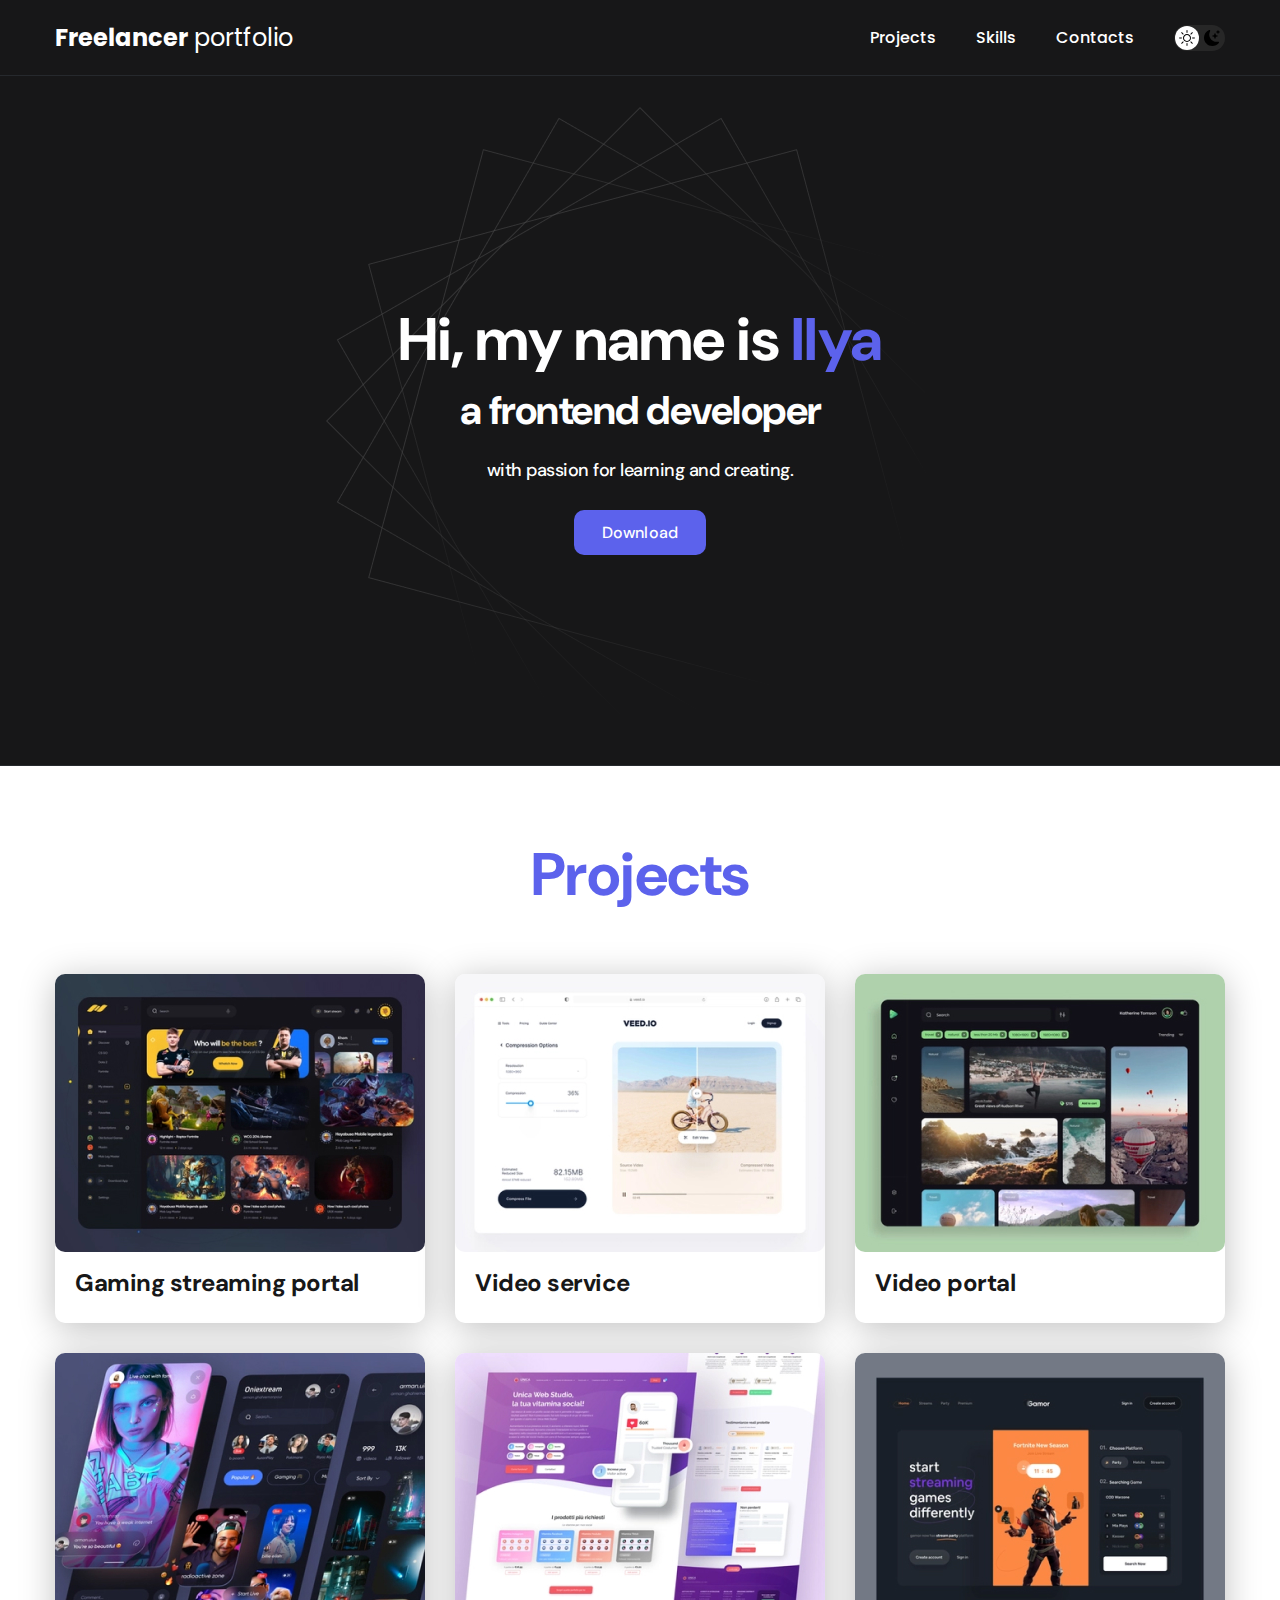
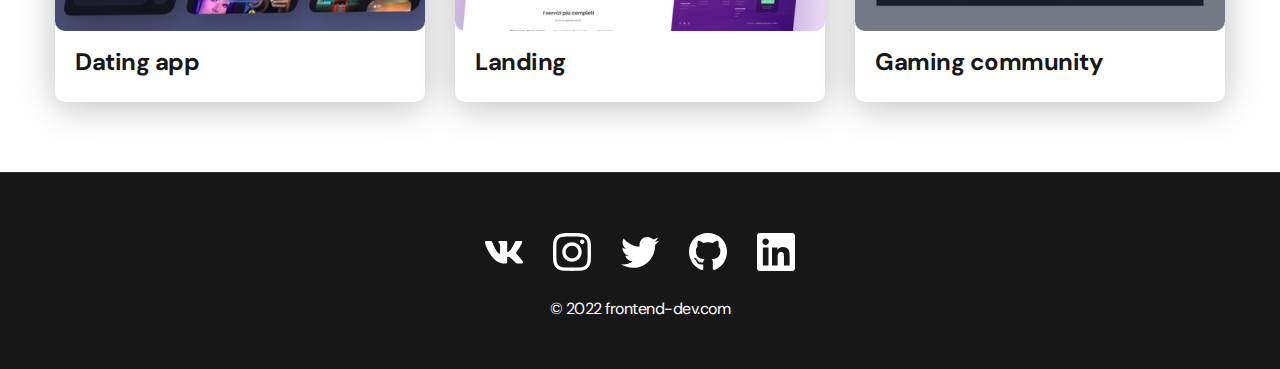
<file: index.html>
<!DOCTYPE html>
<html lang="en">
  <head>
    <meta charset="UTF-8" />
    <meta http-equiv="X-UA-Compatible" content="IE=edge" />
    <meta name="viewport" content="width=device-width, initial-scale=1.0" />
    <link rel="stylesheet" href="./css/main.css" />
    <title>proj</title>
  </head>
  <body>
    <nav class="nav">
      <div class="container">
        <div class="nav-row">
          <a href="./index.html" class="logo"
            ><strong>Freelancer</strong> portfolio</a
          >

          <button class="dark-mode">
            <img src="./img/icons/sun.svg" alt="sun" class="dark-mode__img" />
            <img src="./img/icons/moon.svg" alt="moon" class="dark-mode__img" />
          </button>

          <ul class="nav-list">
            <li class="nav-list__item">
              <a href="./project-page.html" class="nav-list__link">Projects</a>
            </li>
            <li class="nav-list__item">
              <a href="./skills.html" class="nav-list__link">Skills</a>
            </li>
            <li class="nav-list__item">
              <a href="./contacts.html" class="nav-list__link">Contacts</a>
            </li>
          </ul>
        </div>
      </div>
    </nav>

    <header class="header">
      <div class="header-wrapper">
        <h1 class="header__title">
          <strong>Hi, my name is <em>Ilya</em></strong
          ><br />
          a frontend developer
        </h1>
        <div class="header__text">
          <p>with passion for learning and creating.</p>
        </div>
        <a href="#!" class="btn">Download</a>
      </div>
    </header>

    <main class="section">
      <div class="container">
        <h2 class="title-1">Projects</h2>
        <ul class="projects">
          <li class="project">
            <img
              src="./img/projects/01.jpg"
              alt="Gaming streaming portal"
              class="project__img"
            />
            <h3 class="project__title">Gaming streaming portal</h3>
          </li>
          <li class="project">
            <img
              src="./img/projects/02.jpg"
              alt="Video service"
              class="project__img"
            />
            <h3 class="project__title">Video service</h3>
          </li>
          <li class="project">
            <img
              src="./img/projects/03.jpg"
              alt="Video portal"
              class="project__img"
            />
            <h3 class="project__title">Video portal</h3>
          </li>
          <li class="project">
            <img
              src="./img/projects/04.jpg"
              alt="Dating app"
              class="project__img"
            />
            <h3 class="project__title">Dating app</h3>
          </li>
          <li class="project">
            <img
              src="./img/projects/05.jpg"
              alt="Landing"
              class="project__img"
            />
            <h3 class="project__title">Landing</h3>
          </li>
          <li class="project">
            <img
              src="./img/projects/06.jpg"
              alt="Gaming community"
              class="project__img"
            />
            <h3 class="project__title">Gaming community</h3>
          </li>
        </ul>
      </div>
    </main>

    <footer class="footer">
      <div class="container">
        <div class="footer-wrapper">
          <ul class="social">
            <li class="social__item">
              <a href="#!"><img src="./img/icons/vk.svg" alt="vk" /></a>
            </li>
            <li class="social__item">
              <a href="#!"
                ><img src="./img/icons/instagram.svg" alt="instagram"
              /></a>
            </li>
            <li class="social__item">
              <a href="#!"
                ><img src="./img/icons/twitter.svg" alt="twitter"
              /></a>
            </li>
            <li class="social__item">
              <a href="#!"><img src="./img/icons/gitHub.svg" alt="gitHub" /></a>
            </li>
            <li class="social__item">
              <a href="#!"
                ><img src="./img/icons/linkedIn.svg" alt="linkedIn"
              /></a>
            </li>
          </ul>
          <p class="copyright">© 2022 frontend-dev.com</p>
        </div>
      </div>
    </footer>

    <script src="./js/main.js"></script>
  </body>
</html>
</file>
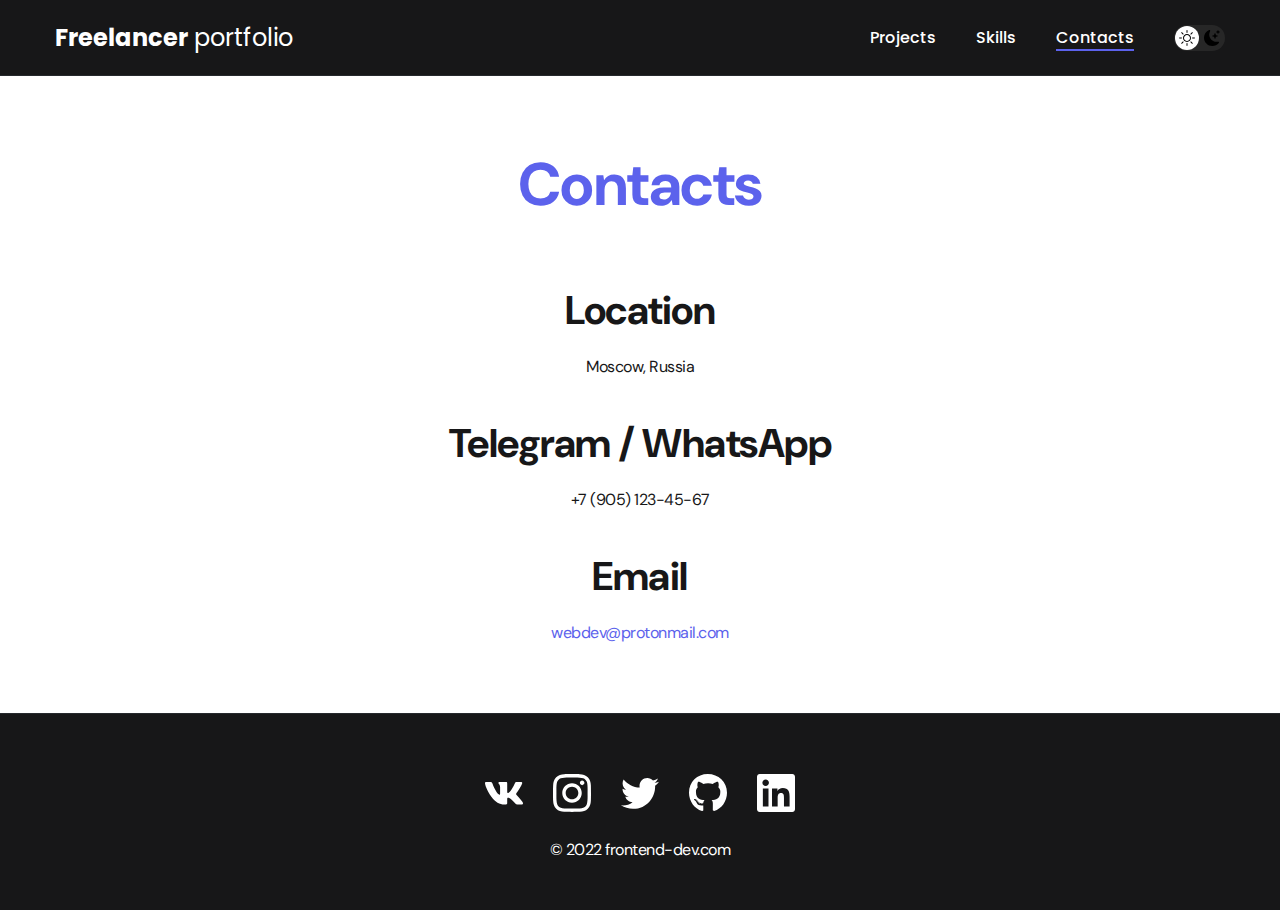
<file: contacts.html>
<!DOCTYPE html>
<html lang="en">
  <head>
    <meta charset="UTF-8" />
    <meta http-equiv="X-UA-Compatible" content="IE=edge" />
    <meta name="viewport" content="width=device-width, initial-scale=1.0" />
    <link rel="stylesheet" href="./css/main.css" />
    <title>proj</title>
  </head>
  <body>
    <nav class="nav">
      <div class="container">
        <div class="nav-row">
          <a href="./index.html" class="logo"
            ><strong>Freelancer</strong> portfolio</a
          >

          <button class="dark-mode">
            <img src="./img/icons/sun.svg" alt="sun" class="dark-mode__img" />
            <img src="./img/icons/moon.svg" alt="moon" class="dark-mode__img" />
          </button>

          <ul class="nav-list">
            <li class="nav-list__item">
              <a href="./project-page.html" class="nav-list__link">Projects</a>
            </li>
            <li class="nav-list__item">
              <a href="./skills.html" class="nav-list__link">Skills</a>
            </li>
            <li class="nav-list__item">
              <a
                href="./contacts.html"
                class="nav-list__link nav-list__link--active"
                >Contacts</a
              >
            </li>
          </ul>
        </div>
      </div>
    </nav>

    <main class="section">
      <div class="container">
        <h1 class="title-1">Contacts</h1>
        <ul class="content-list">
          <li class="content-list_item">
            <h2 class="title-2">Location</h2>
            <p>Moscow, Russia</p>
          </li>
          <li class="content-list_item">
            <h2 class="title-2">Telegram / WhatsApp</h2>
            <p>+7 (905) 123-45-67</p>
          </li>
          <li class="content-list_item">
            <h2 class="title-2">Email</h2>
            <p><a href="mailto:">webdev@protonmail.com</a></p>
          </li>
        </ul>
      </div>
    </main>

    <footer class="footer">
      <div class="container">
        <div class="footer-wrapper">
          <ul class="social">
            <li>
              <a href="#!"><img src="./img/icons/vk.svg" alt="vk" /></a>
            </li>
            <li>
              <a href="#!"
                ><img src="./img/icons/instagram.svg" alt="instagram"
              /></a>
            </li>
            <li>
              <a href="#!"
                ><img src="./img/icons/twitter.svg" alt="twitter"
              /></a>
            </li>
            <li>
              <a href="#!"><img src="./img/icons/gitHub.svg" alt="gitHub" /></a>
            </li>
            <li>
              <a href="#!"
                ><img src="./img/icons/linkedIn.svg" alt="linkedIn"
              /></a>
            </li>
          </ul>
          <p class="copyright">© 2022 frontend-dev.com</p>
        </div>
      </div>
    </footer>

    <script src="./js/main.js"></script>
  </body>
</html>
</file>
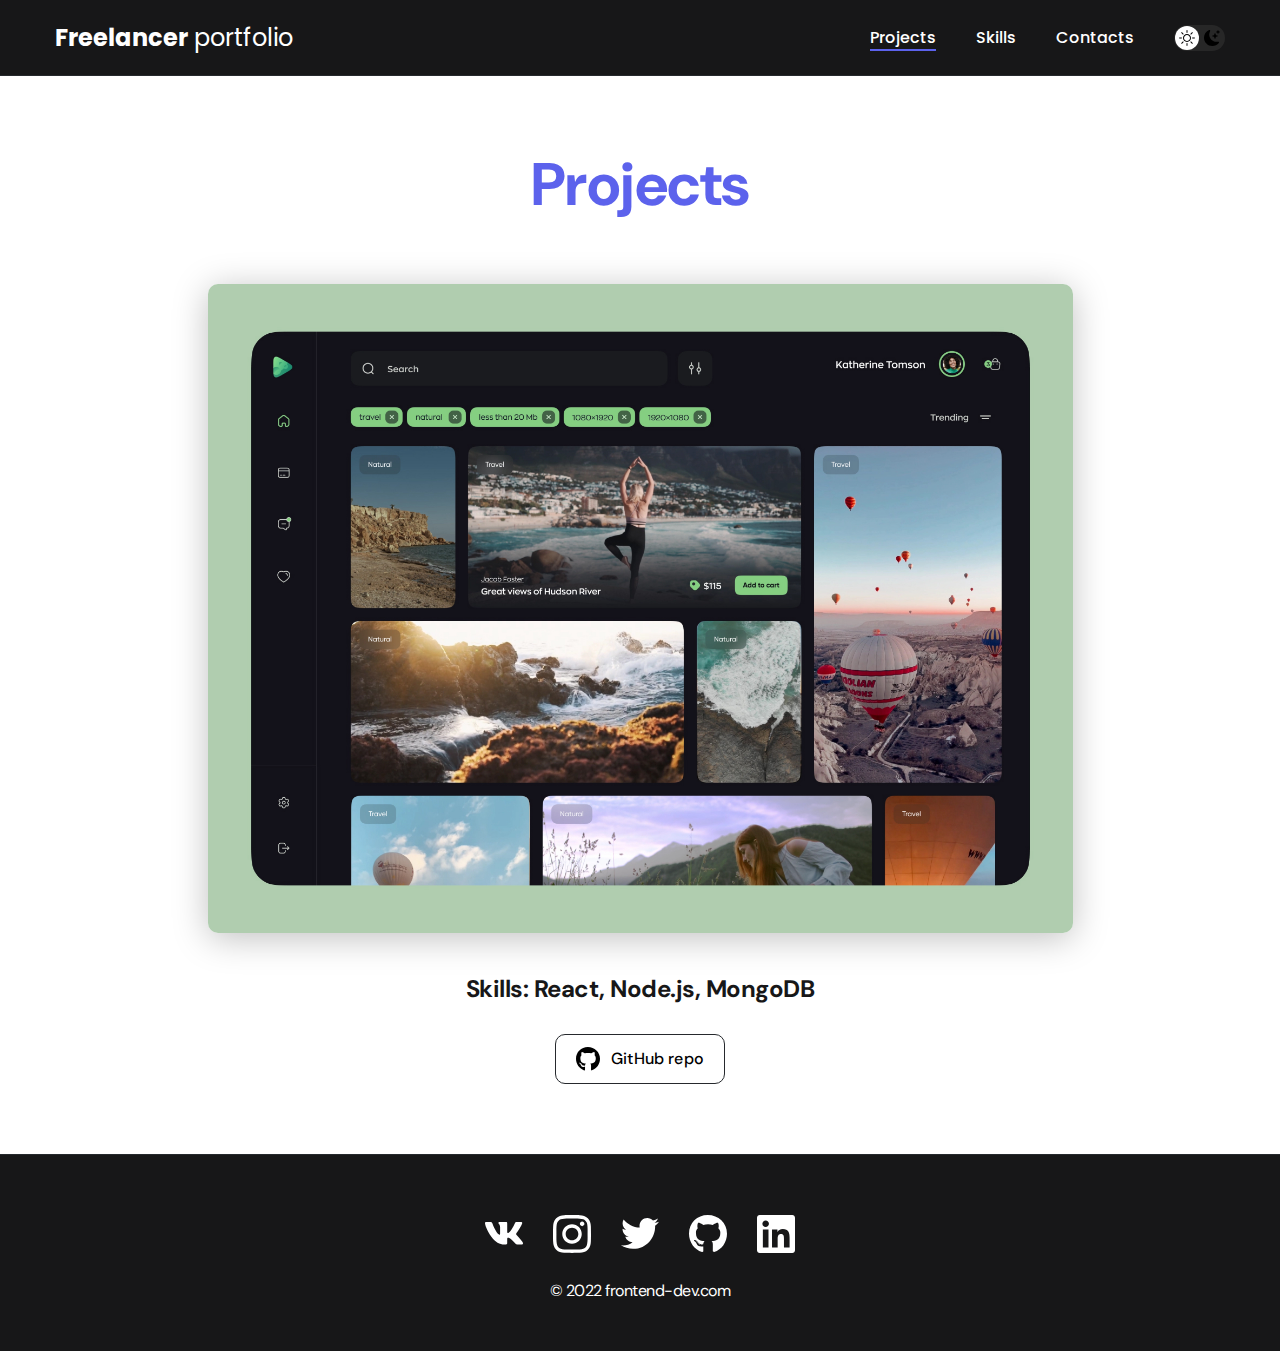
<file: project-page.html>
<!DOCTYPE html>
<html lang="en">
  <head>
    <meta charset="UTF-8" />
    <meta http-equiv="X-UA-Compatible" content="IE=edge" />
    <meta name="viewport" content="width=device-width, initial-scale=1.0" />
    <link rel="stylesheet" href="./css/main.css" />
    <title>proj</title>
  </head>
  <body>
    <nav class="nav">
      <div class="container">
        <div class="nav-row">
          <a href="./index.html" class="logo"
            ><strong>Freelancer</strong> portfolio</a
          >

          <button class="dark-mode">
            <img src="./img/icons/sun.svg" alt="sun" class="dark-mode__img" />
            <img src="./img/icons/moon.svg" alt="moon" class="dark-mode__img" />
          </button>

          <ul class="nav-list">
            <li class="nav-list__item">
              <a
                href="./project-page.html"
                class="nav-list__link nav-list__link--active"
                >Projects</a
              >
            </li>
            <li class="nav-list__item">
              <a href="./skills.html" class="nav-list__link">Skills</a>
            </li>
            <li class="nav-list__item">
              <a href="./contacts.html" class="nav-list__link">Contacts</a>
            </li>
          </ul>
        </div>
      </div>
    </nav>

    <main class="section">
      <div class="container">
        <div class="projects-detail">
          <h1 class="title-1">Projects</h1>
          <img src="./img/03-big.jpg" alt="projects image" class="cover" />
          <div class="projects-detail__disc">
            <p>Skills: React, Node.js, MongoDB</p>
          </div>
          <a href="#!" class="projects-btn">
            <img
              src="./img/icons/gitHub-btn.svg"
              alt="gitHub-btn"
              class="projects-btn__img"
            />
            GitHub repo</a
          >
        </div>
      </div>
    </main>

    <footer class="footer">
      <div class="container">
        <div class="footer-wrapper">
          <ul class="social">
            <li>
              <a href="#!"><img src="./img/icons/vk.svg" alt="vk" /></a>
            </li>
            <li>
              <a href="#!"
                ><img src="./img/icons/instagram.svg" alt="instagram"
              /></a>
            </li>
            <li>
              <a href="#!"
                ><img src="./img/icons/twitter.svg" alt="twitter"
              /></a>
            </li>
            <li>
              <a href="#!"><img src="./img/icons/gitHub.svg" alt="gitHub" /></a>
            </li>
            <li>
              <a href="#!"
                ><img src="./img/icons/linkedIn.svg" alt="linkedIn"
              /></a>
            </li>
          </ul>
          <p class="copyright">© 2022 frontend-dev.com</p>
        </div>
      </div>
    </footer>

    <script src="./js/main.js"></script>
  </body>
</html>
</file>
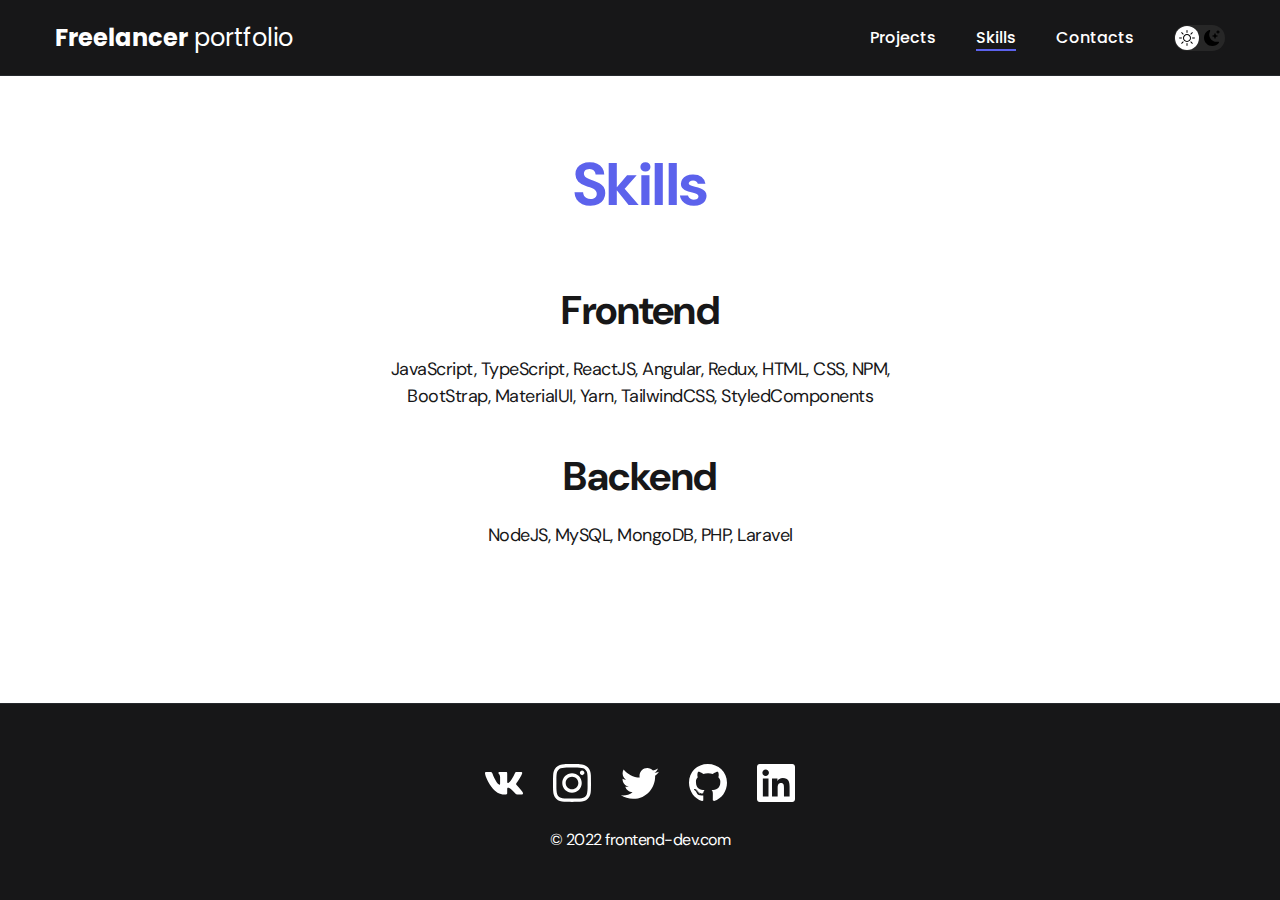
<file: skills.html>
<!DOCTYPE html>
<html lang="en">
  <head>
    <meta charset="UTF-8" />
    <meta http-equiv="X-UA-Compatible" content="IE=edge" />
    <meta name="viewport" content="width=device-width, initial-scale=1.0" />
    <link rel="stylesheet" href="./css/main.css" />
    <title>proj</title>
  </head>
  <body>
    <nav class="nav">
      <div class="container">
        <div class="nav-row">
          <a href="./index.html" class="logo"
            ><strong>Freelancer</strong> portfolio</a
          >

          <button class="dark-mode">
            <img src="./img/icons/sun.svg" alt="sun" class="dark-mode__img" />
            <img src="./img/icons/moon.svg" alt="moon" class="dark-mode__img" />
          </button>

          <ul class="nav-list">
            <li class="nav-list__item">
              <a href="./project-page.html" class="nav-list__link">Projects</a>
            </li>
            <li class="nav-list__item">
              <a
                href="./skills.html"
                class="nav-list__link nav-list__link--active"
                >Skills</a
              >
            </li>
            <li class="nav-list__item">
              <a href="./contacts.html" class="nav-list__link">Contacts</a>
            </li>
          </ul>
        </div>
      </div>
    </nav>

    <main class="section">
      <div class="container">
        <h1 class="title-1">Skills</h1>
        <ul class="content-list">
          <li class="content-list__item">
            <h2 class="title-2">Frontend</h2>
            <p>
              JavaScript, TypeScript, ReactJS, Angular, Redux, HTML, CSS, NPM,
              BootStrap, MaterialUI, Yarn, TailwindCSS, StyledComponents
            </p>
          </li>
          <li class="content-list__item">
            <h2 class="title-2">Backend</h2>
            <p>NodeJS, MySQL, MongoDB, PHP, Laravel</p>
          </li>
        </ul>
      </div>
    </main>

    <footer class="footer">
      <div class="container">
        <div class="footer-wrapper">
          <ul class="social">
            <li>
              <a href="#!"><img src="./img/icons/vk.svg" alt="vk" /></a>
            </li>
            <li>
              <a href="#!"
                ><img src="./img/icons/instagram.svg" alt="instagram"
              /></a>
            </li>
            <li>
              <a href="#!"
                ><img src="./img/icons/twitter.svg" alt="twitter"
              /></a>
            </li>
            <li>
              <a href="#!"><img src="./img/icons/gitHub.svg" alt="gitHub" /></a>
            </li>
            <li>
              <a href="#!"
                ><img src="./img/icons/linkedIn.svg" alt="linkedIn"
              /></a>
            </li>
          </ul>
          <p class="copyright">© 2022 frontend-dev.com</p>
        </div>
      </div>
    </footer>

    <script src="./js/main.js"></script>
  </body>
</html>
</file>
<file: css/main.css>
@import "./reset.css";
@import url("https://fonts.googleapis.com/css2?family=DM+Sans:wght@400;500;700&family=Poppins:wght@400;500;700&display=swap");

/* 
font-family: 'DM Sans', sans-serif;
font-family: 'Poppins', sans-serif;
*/

:root {
  --black: #171718;
  --white: #fff;
  --puprle: #5c62ec;
  --black-border: #26292d;

  --border-line: var(--black-border);
  --dark-bg: var(--black);
  --black-text: var(--black);
  --white-text: var(--white);
  --accent: var(--puprle);

  /* light mode */

  --page-bg: var(--white);
  --text-color: var(--black);

  --project-card-bg: var(--white);
  --project-card-text: var(--black);

  --project-box-shadow: rgba(0, 0, 0, 0.25);
}

.dark {
  /* dark mode */
  --page-bg: #252527;
  --text-color: var(--white);

  --project-card-bg: var(--black);
  --project-card-text: var(--white);

  --project-box-shadow: rgba(0, 0, 0, 0.8);
}

html,
body {
  display: flex;
  flex-direction: column;
  min-height: 100vh;

  font-family: "DM Sans", sans-serif;
  letter-spacing: -0.5px;

  /* light mode */
  background-color: var(--page-bg);
  color: var(--text-color);
}

.container {
  max-width: 1200px;
  padding: 0 15px;
  margin: 0 auto;
  font-family: "DM Sans", sans-serif;
}

/* nav */

.nav {
  padding: 20px 0 20px;
  border-bottom: 1px solid var(--border-line);
  background-color: var(--dark-bg);
  letter-spacing: normal;
}

.nav-row {
  display: flex;
  justify-content: flex-end;
  align-items: center;
  column-gap: 40px;
  row-gap: 20px;
  flex-wrap: wrap;

  font-family: "Poppins", sans-serif;
}

.logo {
  margin-right: auto;
  color: var(--white-text);
  font-size: 24px;
  font-weight: 400;
}

strong {
  font-weight: 700;
}

.nav-list {
  display: flex;
  align-items: center;
  column-gap: 40px;
  font-size: 16px;
  font-weight: 500;
}

.nav-list__link {
  color: var(--white-text);
  transition: opacity 0.2s ease-in;
}

.nav-list__link:hover {
  opacity: 0.5;
}

.nav-list__link--active {
  position: relative;
}

.nav-list__link--active::before {
  content: "";

  position: absolute;
  left: 0;
  top: 100%;

  display: block;
  height: 2px;
  width: 100%;
  background-color: var(--accent);
}

/* dark mode */

.dark-mode {
  display: flex;
  justify-content: space-between;
  width: 51px;
  height: 26px;
  padding: 5px;
  border-radius: 50px;
  background-color: #272727;

  order: 9;

  position: relative;
}

.dark-mode::before {
  content: "";
  position: absolute;
  display: block;
  top: 1px;
  left: 1px;
  height: 24px;
  width: 24px;
  border-radius: 50%;
  background-color: var(--white);

  transition: left 0.3s ease-in;
}

.dark-mode--active::before {
  left: 26px;
}

.dark-mode__img {
  position: relative;
}

/* header */

.header {
  min-height: 690px;
  background-color: var(--dark-bg);
  color: var(--white-text);
  padding: 40px 0;

  display: flex;
  justify-content: center;
  align-items: center;
  text-align: center;

  border-bottom: 1px solid var(--border-line);

  background-image: url(/img/header-bg.png);
  background-position: center center;
  background-repeat: no-repeat;
  background-size: auto;
}

.header-wrapper {
  max-width: 630px;
}

.header__title {
  font-size: 40px;
  font-weight: 700;
  line-height: 1.4;
  padding-bottom: 20px;
}

.header__title strong {
  font-size: 60px;
}

.header__title em {
  font-style: normal;
  color: var(--accent);
}

.header__text {
  font-size: 18px;
  font-weight: 500;
  line-height: 1.333;
  padding-bottom: 40px;
}

.btn {
  padding: 12px 28px;
  border-radius: 10px;
  background-color: var(--accent);
  color: var(--white-text);
  font-size: 16;
  font-weight: 500;
  letter-spacing: 0.15px;

  transition: opacity 0.2s ease-in;
}

.btn:hover {
  opacity: 0.5;
}

/* general */

.section {
  padding: 70px 0;
}

.title-1 {
  text-align: center;
  font-size: 60px;
  font-weight: 700;
  line-height: 1.3;
  color: var(--accent);
  margin-bottom: 60px;
}

/* section */

.projects {
  display: flex;
  justify-content: center;
  column-gap: 30px;
  row-gap: 30px;
  flex-wrap: wrap;
}

.project {
  max-width: 370px;
  box-shadow: 0px 5px 35px var(--project-box-shadow);
  border-radius: 10px;
  background-color: var(--project-card-bg);

  transition: opacity 0.2s ease-in;
}

.project:hover {
  opacity: 0.5;
}

.project__img {
  border-radius: 10px;
}

.project__title {
  padding: 15px 20px 25px;
  border-radius: 10px;
  font-size: 24px;
  font-weight: 700;
  line-height: 1.3;
  color: var(--project-card-text);
  /* background-color: var(--project-card-bg); */
}

/* project-page */

.projects-detail {
  max-width: 865px;
  margin: 0 auto;
  display: flex;
  flex-direction: column;
  align-items: center;
}

.cover {
  /* filter: drop-shadow(0px 5px 35px rgba(0, 0, 0, 0.25)); */
  box-shadow: 0px 5px 35px var(--project-box-shadow);
  border-radius: 10px;
  margin-bottom: 40px;
}

.projects-detail__disc {
  text-align: center;
  font-size: 24px;
  font-weight: 700;
  line-height: 1.3;
  margin-bottom: 30px;
}

.projects-btn {
  display: flex;
  align-items: center;
  column-gap: 11px;

  padding: 12px 20px;
  border: 1px solid var(--black-border);
  border-radius: 10px;
  background-color: var(--white);

  color: #000;
  font-size: 16px;
  font-weight: 500;
  letter-spacing: 0.15px;
  line-height: 1.5;
}

/* skills page */

.content-list {
  max-width: 571px;
  row-gap: 40px;
  margin: 0 auto;

  display: flex;
  flex-direction: column;
  align-items: center;
  text-align: center;
}

.content-list a {
  color: var(--accent);
}

.content-list__item {
  font-size: 18px;
  font-weight: 400;
  line-height: 1.5;
}

.title-2 {
  font-size: 40px;
  font-weight: 700;
  line-height: 1.3;
  /* color: var(--black-text); */
  margin-bottom: 20px;
}

/* footer */

.footer {
  margin-top: auto;
  padding: 60px 0 50px;
  background-color: var(--dark-bg);
  color: var(--white-text);
  border-top: 1px solid var(--border-line);
}

.footer-wrapper {
  display: flex;
  flex-direction: column;
  align-items: center;
  row-gap: 27px;
}

.social {
  display: flex;
  align-items: center;
  column-gap: 30px;
}

.copyright {
  font-size: 16px;
}

@media (max-width: 620px) {
  .nav-row {
    justify-content: space-between;
  }

  .dark-mode {
    order: 0;
  }

  .header {
    min-height: unset;
  }

  .header__title {
    font-size: 40px;
  }
  .header__title strong {
    font-size: 30px;
  }

  .section {
    padding: 40px 0;
  }

  .title-1 {
    font-size: 40px;
    margin-bottom: 30px;
  }

  .title-2 {
    font-size: 30px;
    margin-bottom: 10px;
  }

  .project__title {
    font-size: 20px;
  }

  .footer {
    padding: 40px 0 30px;
  }

  .footer-wrapper {
    row-gap: 20px;
  }

  .social {
    column-gap: 20px;
  }

  .social__item {
    width: 28px;
  }

  .content-list {
    row-gap: 20px;
  }

  .projects-detail__disc {
    font-size: 20px;
  }
}
</file>
